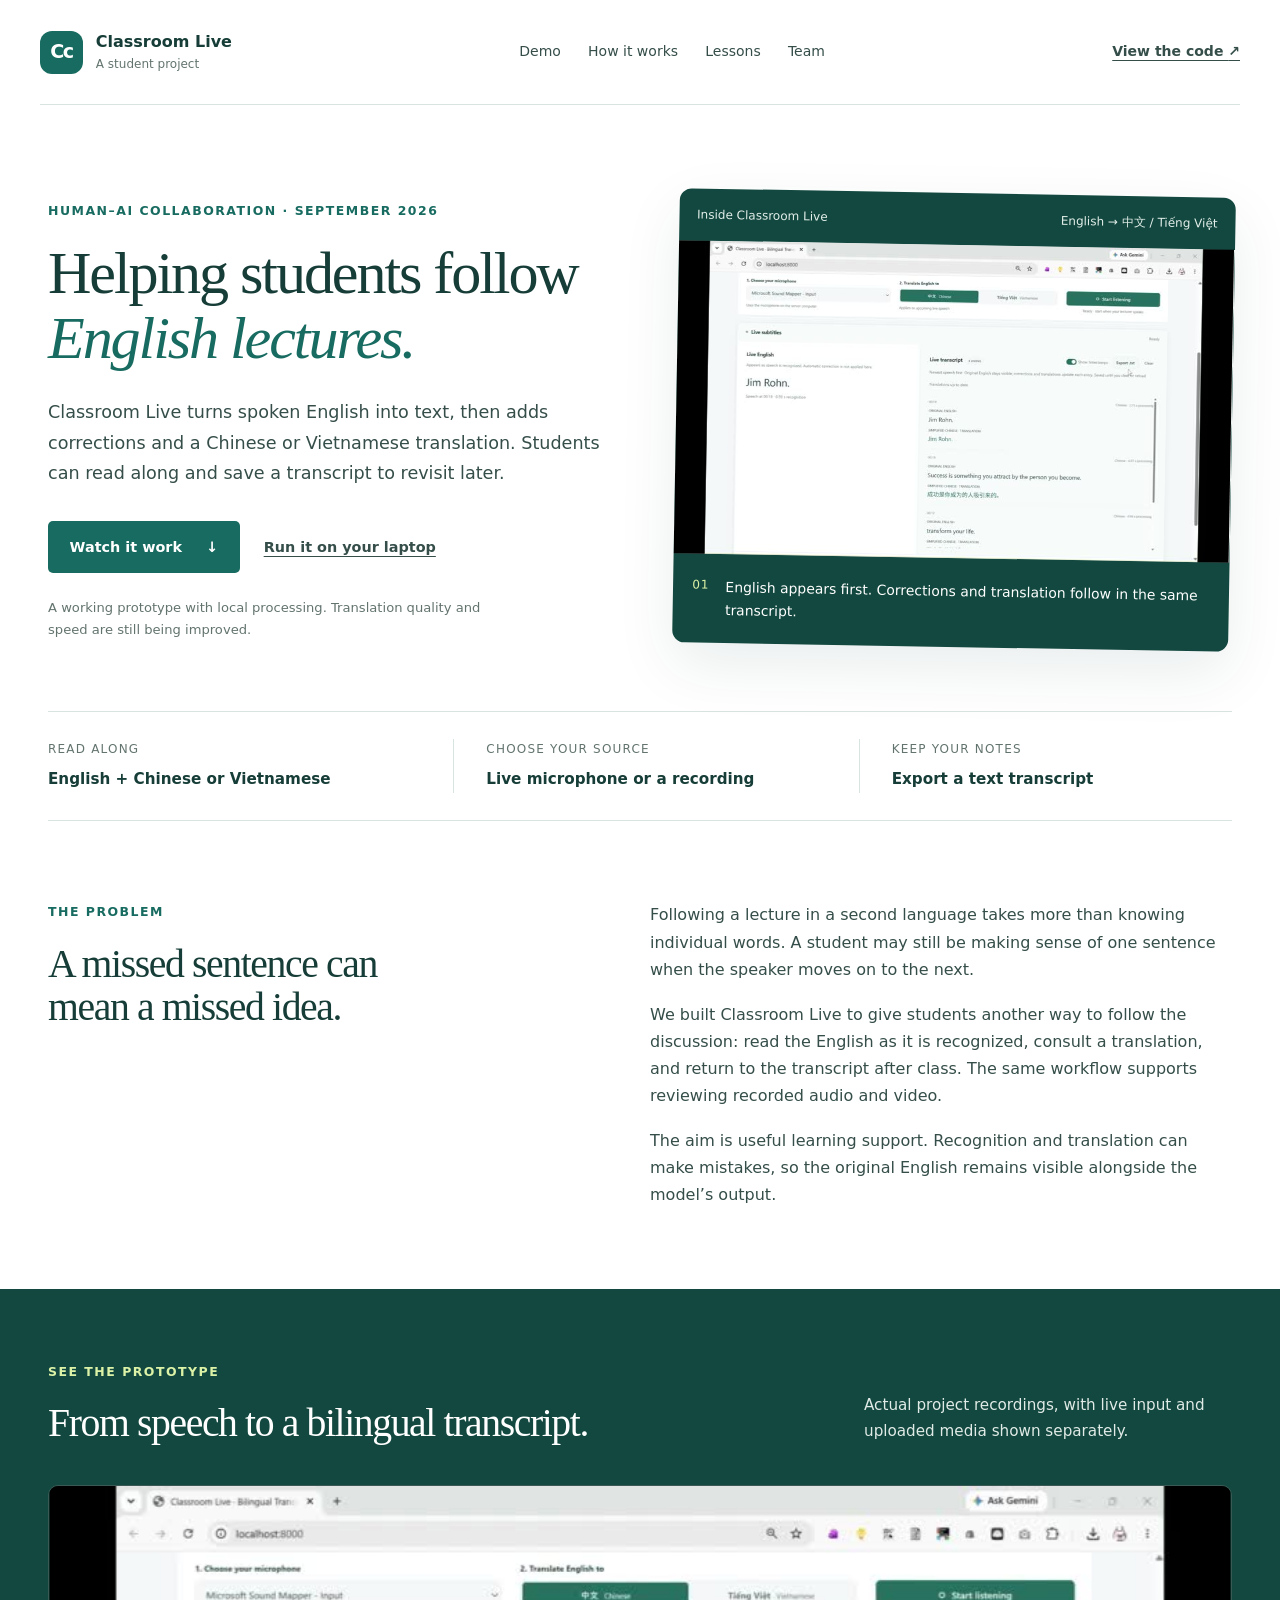
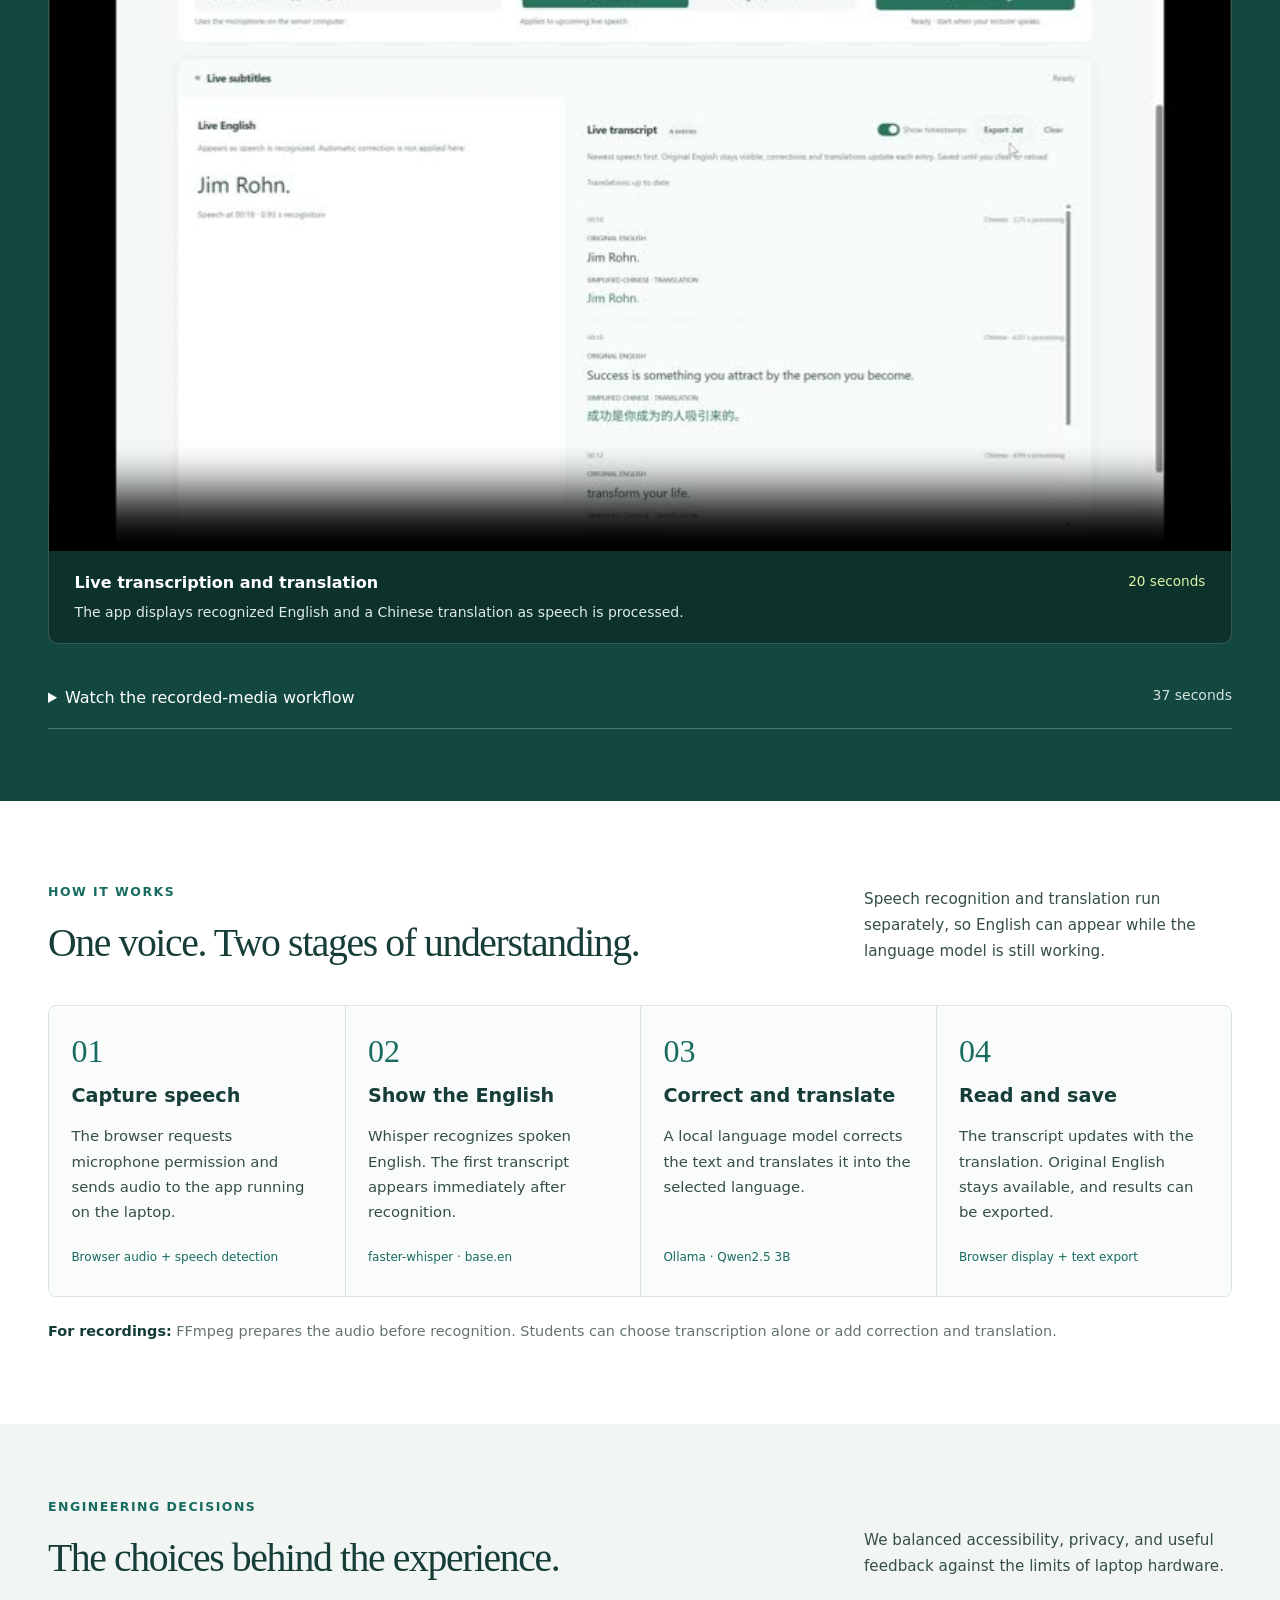
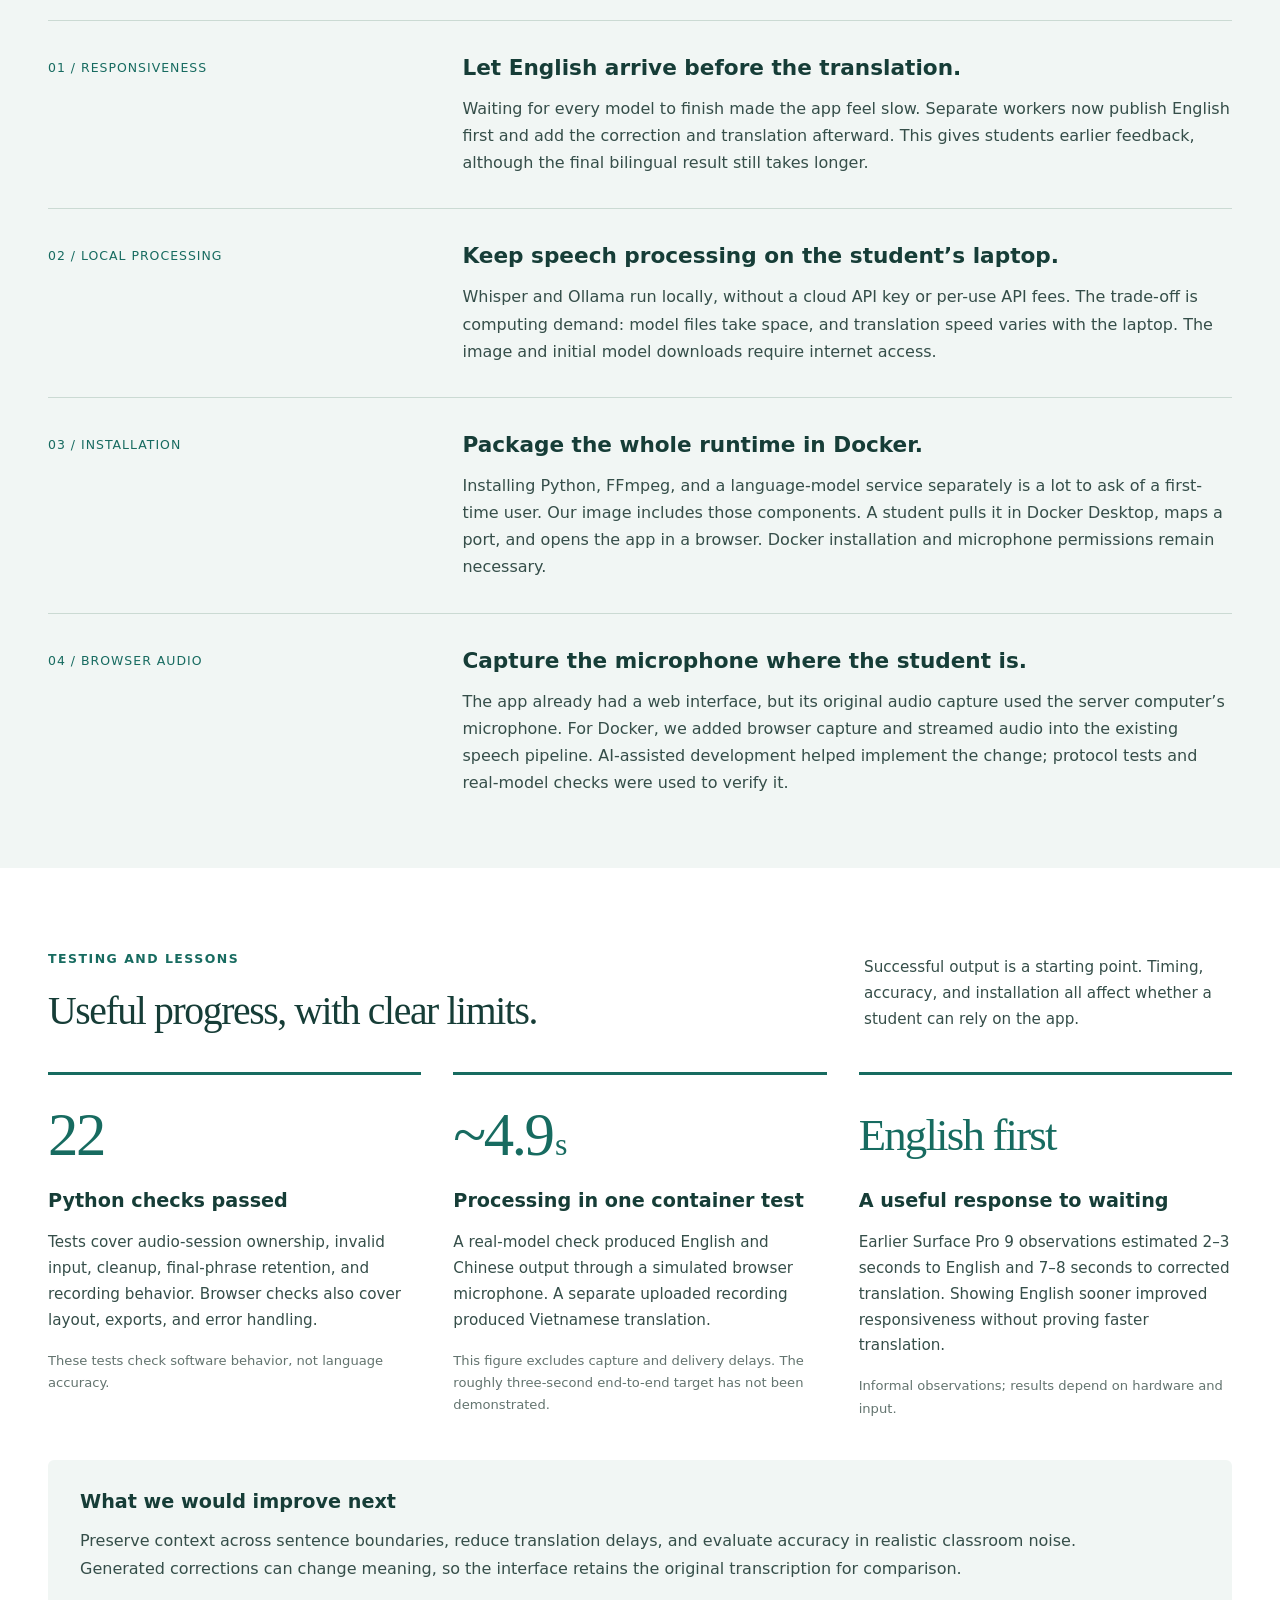
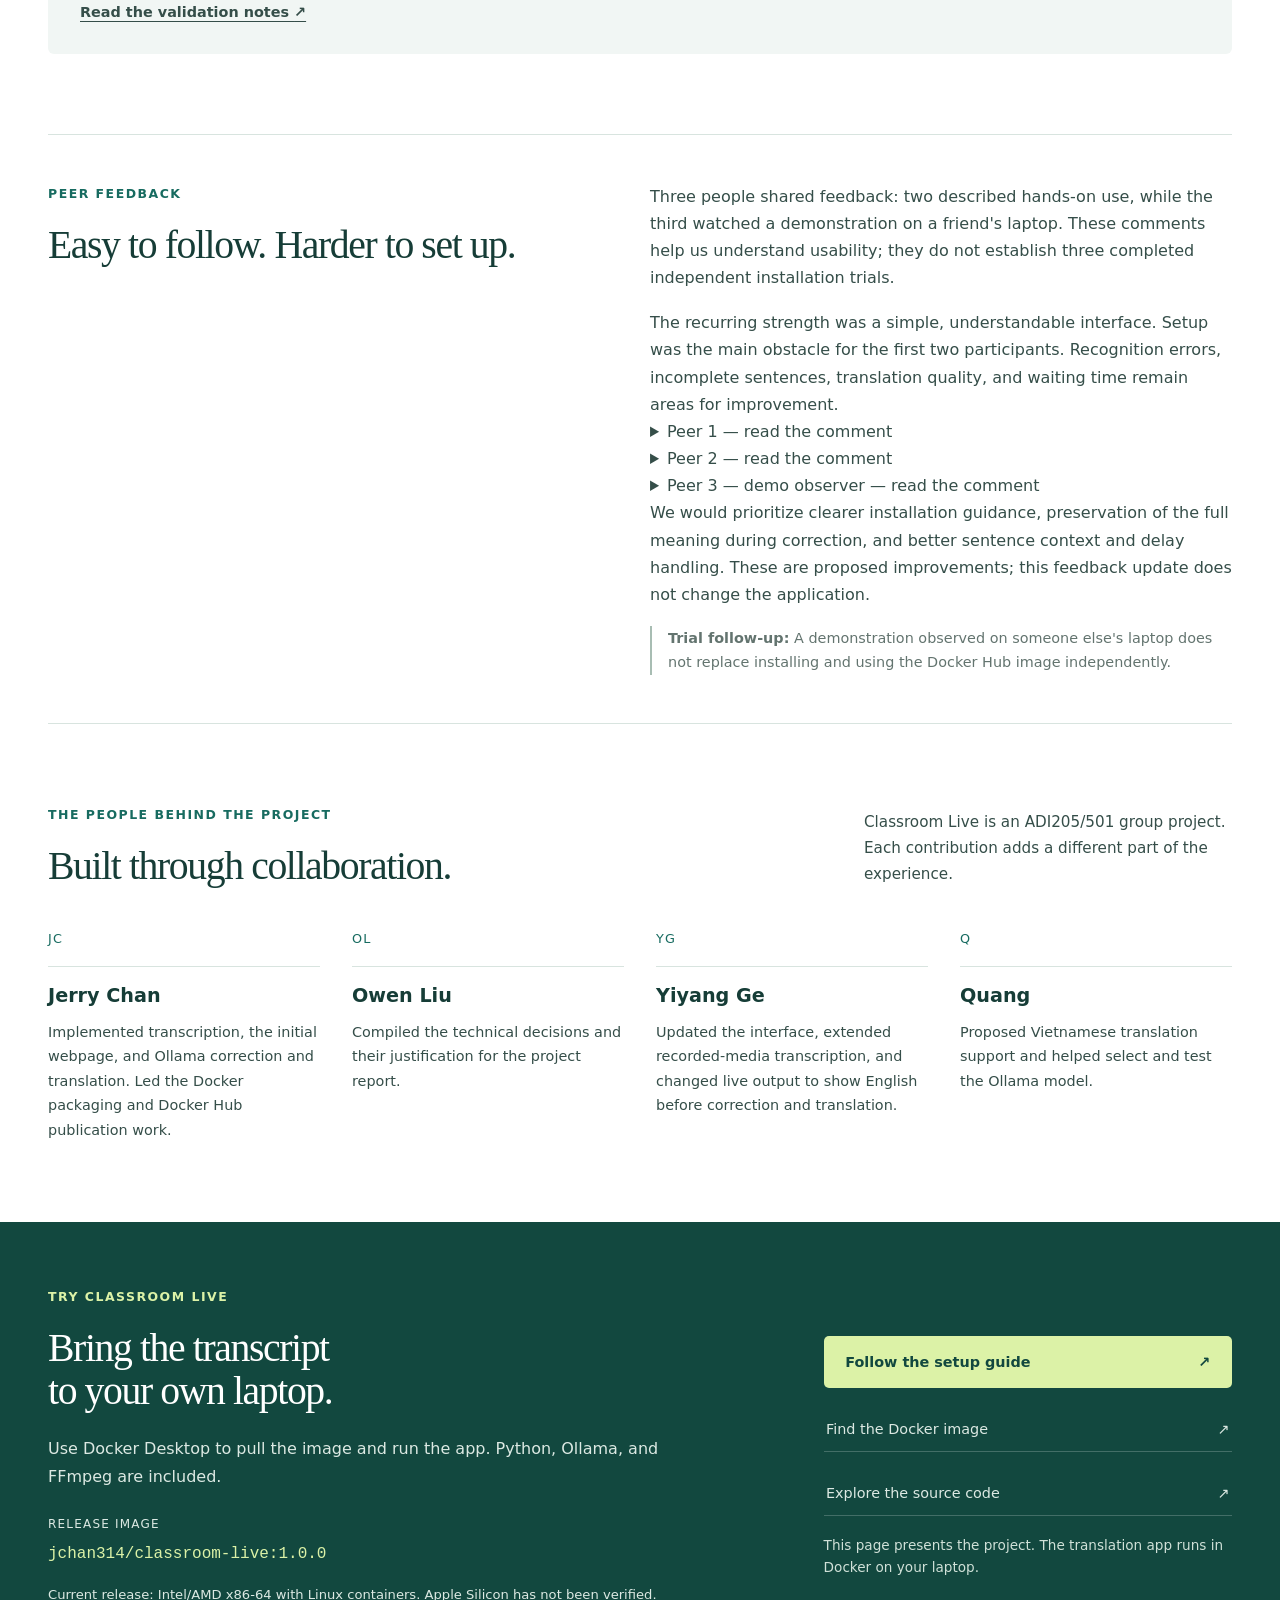
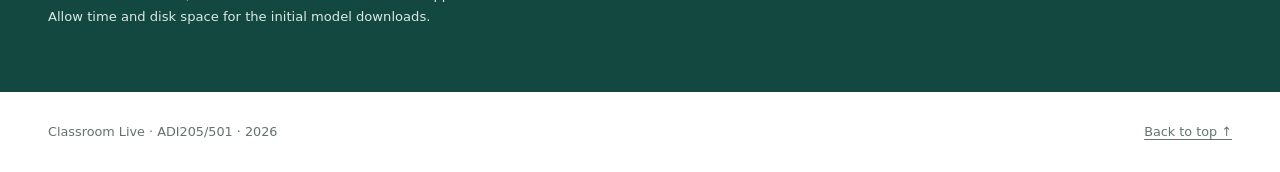
<file: docs/index.html>
<!doctype html>
<html lang="en">
<head>
  <meta charset="utf-8">
  <meta name="viewport" content="width=device-width, initial-scale=1">
  <meta name="description" content="The story behind Classroom Live: local English transcription, correction, and Chinese or Vietnamese translation for students following lectures.">
  <meta name="theme-color" content="#12483f">
  <title>Classroom Live — A bilingual classroom project</title>
  <link rel="stylesheet" href="portfolio.css">
</head>
<body>
  <a class="skip-link" href="#main">Skip to the article</a>
  <header class="site-header">
    <a class="brand" href="#top" aria-label="Classroom Live, back to top"><span class="brand-mark" aria-hidden="true">Cc</span><span>Classroom Live<small>A student project</small></span></a>
    <nav aria-label="Page navigation">
      <a href="#demo">Demo</a><a href="#how-it-works">How it works</a><a href="#lessons">Lessons</a><a href="#team">Team</a>
    </nav>
    <a class="header-link" href="https://github.com/jerrychan54321-coder/live-transcription-group-project">View the code <span aria-hidden="true">↗</span></a>
  </header>

  <main id="main">
    <section class="hero page-width" id="top" aria-labelledby="hero-title">
      <div class="hero-copy">
        <p class="eyebrow">Human–AI collaboration · September 2026</p>
        <h1 id="hero-title">Helping students follow <em>English lectures.</em></h1>
        <p class="lead">Classroom Live turns spoken English into text, then adds corrections and a Chinese or Vietnamese translation. Students can read along and save a transcript to revisit later.</p>
        <div class="hero-actions"><a class="button primary" href="#demo">Watch it work <span aria-hidden="true">↓</span></a><a class="text-link" href="#try-it">Run it on your laptop</a></div>
        <p class="hero-note">A working prototype with local processing. Translation quality and speed are still being improved.</p>
      </div>
      <figure class="hero-figure">
        <div class="figure-toolbar"><span>Inside Classroom Live</span><span>English → 中文 / Tiếng Việt</span></div>
        <a href="#demo" aria-label="Go to the Classroom Live demonstration"><img src="assets/demo-poster.jpg" alt="A frame from the Classroom Live demonstration showing the app's bilingual transcript interface." width="852" height="480" fetchpriority="high"></a>
        <figcaption><span class="caption-index">01</span> English appears first. Corrections and translation follow in the same transcript.</figcaption>
      </figure>
    </section>

    <div class="feature-strip page-width" aria-label="Application features">
      <div><span class="feature-label">Read along</span><strong>English + Chinese or Vietnamese</strong></div>
      <div><span class="feature-label">Choose your source</span><strong>Live microphone or a recording</strong></div>
      <div><span class="feature-label">Keep your notes</span><strong>Export a text transcript</strong></div>
    </div>

    <section class="article-section page-width split-section" aria-labelledby="problem-title">
      <div><p class="eyebrow">The problem</p><h2 id="problem-title">A missed sentence can mean a missed idea.</h2></div>
      <div class="prose"><p>Following a lecture in a second language takes more than knowing individual words. A student may still be making sense of one sentence when the speaker moves on to the next.</p><p>We built Classroom Live to give students another way to follow the discussion: read the English as it is recognized, consult a translation, and return to the transcript after class. The same workflow supports reviewing recorded audio and video.</p><p>The aim is useful learning support. Recognition and translation can make mistakes, so the original English remains visible alongside the model’s output.</p></div>
    </section>

    <section class="demo-section" id="demo" aria-labelledby="demo-title">
      <div class="page-width">
        <div class="section-heading"><div><p class="eyebrow">See the prototype</p><h2 id="demo-title">From speech to a bilingual transcript.</h2></div><p>Actual project recordings, with live input and uploaded media shown separately.</p></div>
        <figure class="video-figure">
          <video controls playsinline preload="metadata" poster="assets/demo-poster.jpg" aria-label="Classroom Live live transcription and translation demonstration" aria-describedby="live-demo-description">
            <source src="assets/demo.mp4" type="video/mp4">
            <p>Your browser cannot play this video. <a href="assets/demo.mp4">Download the live demonstration.</a></p>
          </video>
          <figcaption><span><strong>Live transcription and translation</strong><span id="live-demo-description">The app displays recognized English and a Chinese translation as speech is processed.</span></span><span class="duration">20 seconds</span></figcaption>
        </figure>
        <details class="recording-demo"><summary>Watch the recorded-media workflow <span>37 seconds</span></summary><div class="recording-demo-body"><p>Upload an audio or video file, follow processing progress, and review the resulting transcript. Recording results have their own workspace.</p><video controls playsinline preload="none" aria-label="Classroom Live recorded-media demonstration"><source src="assets/recording-demo.mp4" type="video/mp4"><p><a href="assets/recording-demo.mp4">Download the recording demonstration.</a></p></video></div></details>
      </div>
    </section>

    <section class="article-section page-width" id="how-it-works" aria-labelledby="pipeline-title">
      <div class="section-heading"><div><p class="eyebrow">How it works</p><h2 id="pipeline-title">One voice. Two stages of understanding.</h2></div><p>Speech recognition and translation run separately, so English can appear while the language model is still working.</p></div>
      <ol class="pipeline" aria-label="Speech-to-translation pipeline">
        <li><span class="step-number">01</span><h3>Capture speech</h3><p>The browser requests microphone permission and sends audio to the app running on the laptop.</p><span class="technology">Browser audio + speech detection</span></li>
        <li><span class="step-number">02</span><h3>Show the English</h3><p>Whisper recognizes spoken English. The first transcript appears immediately after recognition.</p><span class="technology">faster-whisper · base.en</span></li>
        <li><span class="step-number">03</span><h3>Correct and translate</h3><p>A local language model corrects the text and translates it into the selected language.</p><span class="technology">Ollama · Qwen2.5 3B</span></li>
        <li><span class="step-number">04</span><h3>Read and save</h3><p>The transcript updates with the translation. Original English stays available, and results can be exported.</p><span class="technology">Browser display + text export</span></li>
      </ol>
      <p class="pipeline-note"><strong>For recordings:</strong> FFmpeg prepares the audio before recognition. Students can choose transcription alone or add correction and translation.</p>
    </section>

    <section class="decisions-section" id="decisions" aria-labelledby="decisions-title"><div class="page-width">
      <div class="section-heading"><div><p class="eyebrow">Engineering decisions</p><h2 id="decisions-title">The choices behind the experience.</h2></div><p>We balanced accessibility, privacy, and useful feedback against the limits of laptop hardware.</p></div>
      <div class="decision-list">
        <article><span class="decision-number">01 / Responsiveness</span><div><h3>Let English arrive before the translation.</h3><p>Waiting for every model to finish made the app feel slow. Separate workers now publish English first and add the correction and translation afterward. This gives students earlier feedback, although the final bilingual result still takes longer.</p></div></article>
        <article><span class="decision-number">02 / Local processing</span><div><h3>Keep speech processing on the student’s laptop.</h3><p>Whisper and Ollama run locally, without a cloud API key or per-use API fees. The trade-off is computing demand: model files take space, and translation speed varies with the laptop. The image and initial model downloads require internet access.</p></div></article>
        <article><span class="decision-number">03 / Installation</span><div><h3>Package the whole runtime in Docker.</h3><p>Installing Python, FFmpeg, and a language-model service separately is a lot to ask of a first-time user. Our image includes those components. A student pulls it in Docker Desktop, maps a port, and opens the app in a browser. Docker installation and microphone permissions remain necessary.</p></div></article>
        <article><span class="decision-number">04 / Browser audio</span><div><h3>Capture the microphone where the student is.</h3><p>The app already had a web interface, but its original audio capture used the server computer’s microphone. For Docker, we added browser capture and streamed audio into the existing speech pipeline. AI-assisted development helped implement the change; protocol tests and real-model checks were used to verify it.</p></div></article>
      </div>
    </div></section>

    <section class="article-section page-width" id="lessons" aria-labelledby="lessons-title">
      <div class="section-heading"><div><p class="eyebrow">Testing and lessons</p><h2 id="lessons-title">Useful progress, with clear limits.</h2></div><p>Successful output is a starting point. Timing, accuracy, and installation all affect whether a student can rely on the app.</p></div>
      <div class="evidence-grid">
        <article class="evidence-card"><p class="metric">22</p><h3>Python checks passed</h3><p>Tests cover audio-session ownership, invalid input, cleanup, final-phrase retention, and recording behavior. Browser checks also cover layout, exports, and error handling.</p><p class="evidence-note">These tests check software behavior, not language accuracy.</p></article>
        <article class="evidence-card"><p class="metric">~4.9<span>s</span></p><h3>Processing in one container test</h3><p>A real-model check produced English and Chinese output through a simulated browser microphone. A separate uploaded recording produced Vietnamese translation.</p><p class="evidence-note">This figure excludes capture and delivery delays. The roughly three-second end-to-end target has not been demonstrated.</p></article>
        <article class="evidence-card"><p class="metric metric-text">English first</p><h3>A useful response to waiting</h3><p>Earlier Surface Pro 9 observations estimated 2–3 seconds to English and 7–8 seconds to corrected translation. Showing English sooner improved responsiveness without proving faster translation.</p><p class="evidence-note">Informal observations; results depend on hardware and input.</p></article>
      </div>
      <div class="limitations"><h3>What we would improve next</h3><p>Preserve context across sentence boundaries, reduce translation delays, and evaluate accuracy in realistic classroom noise. Generated corrections can change meaning, so the interface retains the original transcription for comparison.</p><a class="text-link" href="https://github.com/jerrychan54321-coder/live-transcription-group-project/blob/main/docs/docker-validation.md">Read the validation notes <span aria-hidden="true">↗</span></a></div>
    </section>

    <!-- Participant consent confirmed by Jerry on September 27, 2026. -->
    <section class="peer-section page-width" id="peer-feedback" aria-labelledby="peer-title">
      <div><p class="eyebrow">Peer feedback</p><h2 id="peer-title">Easy to follow. Harder to set up.</h2></div>
      <div class="prose">
        <p>Three people shared feedback: two described hands-on use, while the third watched a demonstration on a friend's laptop. These comments help us understand usability; they do not establish three completed independent installation trials.</p>
        <p>The recurring strength was a simple, understandable interface. Setup was the main obstacle for the first two participants. Recognition errors, incomplete sentences, translation quality, and waiting time remain areas for improvement.</p>
        <details><summary>Peer 1 — read the comment</summary><blockquote><p>I tested this app on my laptop. At first, the setup was difficult for me because I do not know how to use Docker, so I needed help to start the app. After the app was running, the interface was easy to understand. I could choose the microphone and see the English transcription and Chinese translation at the same time.</p><p>The transcription was useful because it helped me follow the English speaker better. However, it was not always perfect. Some words were recognized incorrectly and sometimes the sentence was cut off. The Chinese translation was mostly understandable, but sometimes it sounded unnatural or too simple. The speed was okay, but there was a small delay of a few seconds.</p><p>I think this app is helpful for ESL learners. I would use it in a real class, but I think the setup should be easier for people who are not computer science students.</p></blockquote></details>
        <details><summary>Peer 2 — read the comment</summary><blockquote><p>I&#x27;m a music student, so I don&#x27;t have much experience with software like Docker. The setup was the hardest part, and I needed some help. Once it was running, though, everything was pretty simple. The app was easy to understand, and I could follow the live transcription without any trouble. It wasn&#x27;t perfect, but it worked well most of the time. I think it would be useful for lectures or presentations.</p></blockquote></details>
        <details><summary>Peer 3 — demo observer — read the comment</summary><blockquote><p>My friend showed me this app on his laptop, so I didn&#x27;t have to install it myself. The idea is interesting, but I noticed quite a few issues while watching the demo. The transcription was sometimes delayed, and a few words were recognized incorrectly. The translation also wasn&#x27;t always accurate, especially with longer sentences. I think the interface is simple and easy to understand, but the app still needs some improvements before I would use it regularly. Overall, it has potential, but I think it needs to be more stable and accurate.</p></blockquote></details>
        <p>We would prioritize clearer installation guidance, preservation of the full meaning during correction, and better sentence context and delay handling. These are proposed improvements; this feedback update does not change the application.</p>
        <p class="pending-note"><strong>Trial follow-up:</strong> A demonstration observed on someone else's laptop does not replace installing and using the Docker Hub image independently.</p>
      </div>
    </section>

    <section class="article-section page-width" id="team" aria-labelledby="team-title">
      <div class="section-heading"><div><p class="eyebrow">The people behind the project</p><h2 id="team-title">Built through collaboration.</h2></div><p>Classroom Live is an ADI205/501 group project. Each contribution adds a different part of the experience.</p></div>
      <div class="team-grid">
        <article><span class="team-initials" aria-hidden="true">JC</span><h3>Jerry Chan</h3><p>Implemented transcription, the initial webpage, and Ollama correction and translation. Led the Docker packaging and Docker Hub publication work.</p></article>
        <article><span class="team-initials" aria-hidden="true">OL</span><h3>Owen Liu</h3><p>Compiled the technical decisions and their justification for the project report.</p></article>
        <article><span class="team-initials" aria-hidden="true">YG</span><h3>Yiyang Ge</h3><p>Updated the interface, extended recorded-media transcription, and changed live output to show English before correction and translation.</p></article>
        <article><span class="team-initials" aria-hidden="true">Q</span><h3>Quang</h3><p>Proposed Vietnamese translation support and helped select and test the Ollama model.</p></article>
      </div>
    </section>

    <section class="try-section" id="try-it" aria-labelledby="try-title"><div class="page-width try-inner">
      <div><p class="eyebrow">Try Classroom Live</p><h2 id="try-title">Bring the transcript<br>to your own laptop.</h2><p>Use Docker Desktop to pull the image and run the app. Python, Ollama, and FFmpeg are included.</p><p class="release-label">Release image</p><code class="image-name">jchan314/classroom-live:1.0.0</code><p class="compatibility">Current release: Intel/AMD x86-64 with Linux containers. Apple Silicon has not been verified. Allow time and disk space for the initial model downloads.</p></div>
      <div class="try-links"><a class="button light" href="https://github.com/jerrychan54321-coder/live-transcription-group-project/blob/main/SETUP.md">Follow the setup guide <span aria-hidden="true">↗</span></a><a href="https://hub.docker.com/r/jchan314/classroom-live">Find the Docker image <span aria-hidden="true">↗</span></a><a href="https://github.com/jerrychan54321-coder/live-transcription-group-project">Explore the source code <span aria-hidden="true">↗</span></a><p>This page presents the project. The translation app runs in Docker on your laptop.</p></div>
    </div></section>
  </main>
  <footer class="page-width"><span>Classroom Live · ADI205/501 · 2026</span><a href="#top">Back to top ↑</a></footer>
</body>
</html>
</file>
<file: docs/portfolio.css>
:root {
  --ink:#163d37;
  --body:#354e49;
  --muted:#63746f;
  --green:#176b60;
  --deep:#12483f;
  --paper:#fff;
  --wash:#f1f6f4;
  --line:#d8e4df;
  --accent:#dcf2a7;
  --serif:Georgia,'Times New Roman',serif;
  --sans:system-ui,-apple-system,BlinkMacSystemFont,'Segoe UI',sans-serif;
}

* {
  box-sizing:border-box;
}

html {
  scroll-behavior:smooth;
  scroll-padding-top:2rem;
}

body {
  margin:0;
  background:var(--paper);
  font-family:var(--sans);
  color:var(--body);
  font-size:1rem;
  line-height:1.7;
}

a {
  color:inherit;
  text-underline-offset:.25em;
}

a:hover {
  color:var(--green);
}

button,a,summary {
  touch-action:manipulation;
}

a:focus-visible,summary:focus-visible,video:focus-visible {
  outline:3px solid #9c5e12;
  outline-offset:5px;
}

img,video {
  display:block;
  max-width:100%;
  height:auto;
}

figure,p,ol {
  margin:0;
}

h1,h2,h3 {
  color:var(--ink);
  margin:0;
  font-weight:500;
}

h1,h2 {
  font-family:var(--serif);
  line-height:1.08;
  letter-spacing:-.035em;
}

h1 {
  font-size:clamp(2.8rem,4.7vw,4.8rem);
}

h1 em {
  font-weight:400;
  color:var(--green);
}

h2 {
  font-size:clamp(2rem,3.1vw,3.25rem);
}

h3 {
  font-size:1.2rem;
  line-height:1.35;
  font-weight:650;
}

.page-width {
  width:min(1200px,calc(100% - 6rem));
  margin-inline:auto;
}

.eyebrow {
  text-transform:uppercase;
  letter-spacing:.12em;
  font-size:.78rem;
  font-weight:700;
  color:var(--green);
  margin-bottom:1.25rem;
}

.skip-link {
  position:absolute;
  top:-100px;
  left:1rem;
  padding:.6rem 1rem;
  background:white;
  z-index:5;
}

.skip-link:focus {
  top:1rem;
}

.site-header {
  width:min(1320px,calc(100% - 5rem));
  margin:auto;
  min-height:105px;
  display:flex;
  align-items:center;
  justify-content:space-between;
  gap:2rem;
  border-bottom:1px solid var(--line);
}

.brand {
  display:flex;
  align-items:center;
  gap:.8rem;
  font-weight:750;
  text-decoration:none;
  line-height:1.3;
  color:var(--ink);
}

.brand-mark {
  display:grid;
  place-items:center;
  background:var(--green);
  color:white;
  font-size:1.2rem;
  letter-spacing:-.08em;
  width:43px;
  height:43px;
  border-radius:12px;
}

.brand small {
  display:block;
  color:var(--muted);
  font-size:.75rem;
  font-weight:400;
  margin-top:.25rem;
}

.site-header nav {
  display:flex;
  gap:1.7rem;
  font-size:.875rem;
}

.site-header nav a {
  text-decoration:none;
}

.header-link {
  font-size:.875rem;
  font-weight:600;
  white-space:nowrap;
}

.hero {
  display:grid;
  grid-template-columns:1.03fr 1fr;
  align-items:center;
  gap:3.5rem;
  padding-block:5.5rem 4rem;
}

.lead {
  font-size:1.1rem;
  line-height:1.75;
  margin-top:1.6rem;
  max-width:37rem;
}

.hero-actions {
  display:flex;
  align-items:center;
  gap:1.5rem;
  flex-wrap:wrap;
  margin-top:2rem;
}

.button {
  display:inline-flex;
  align-items:center;
  justify-content:space-between;
  gap:1.5rem;
  padding:.85rem 1.35rem;
  border-radius:5px;
  text-decoration:none;
  font-size:.9rem;
  font-weight:650;
  min-height:48px;
}

.primary {
  background:var(--green);
  color:white;
}

.primary:hover {
  background:var(--deep);
  color:white;
}

.text-link {
  font-size:.9rem;
  font-weight:600;
}

.hero-note {
  margin-top:1.5rem;
  font-size:.82rem;
  line-height:1.65;
  color:var(--muted);
  max-width:29rem;
}

.hero-figure {
  background:var(--deep);
  color:white;
  border-radius:12px;
  overflow:hidden;
  box-shadow:0 22px 60px #103e3716;
  transform:rotate(1deg);
}

.figure-toolbar {
  padding:1rem 1.1rem;
  display:flex;
  justify-content:space-between;
  gap:.5rem;
  font-size:.75rem;
  color:#e2eee9;
}

.hero-figure img {
  width:100%;
  aspect-ratio:16/9;
  object-fit:contain;
  background:#e9efec;
}

.hero-figure figcaption {
  display:flex;
  align-items:start;
  gap:1rem;
  padding:1.4rem 1.2rem;
  font-size:.87rem;
  line-height:1.6;
}

.caption-index {
  color:var(--accent);
  font-size:.75rem;
  letter-spacing:.08em;
}

.feature-strip {
  display:grid;
  grid-template-columns:repeat(3,1fr);
  border-top:1px solid var(--line);
  border-bottom:1px solid var(--line);
  padding:1.7rem 0;
  gap:2rem;
}

.feature-strip>div+div {
  border-left:1px solid var(--line);
  padding-left:2rem;
}

.feature-label {
  display:block;
  font-size:.75rem;
  color:var(--muted);
  text-transform:uppercase;
  letter-spacing:.1em;
  margin-bottom:.35rem;
}

.feature-strip strong {
  font-size:.95rem;
  color:var(--ink);
  font-weight:600;
}

.article-section {
  padding-block:5rem;
}

.split-section {
  display:grid;
  grid-template-columns:1fr 1.15fr;
  gap:6rem;
}

.split-section h2 {
  max-width:25rem;
}

.prose p+p {
  margin-top:1.1rem;
}

.section-heading {
  display:flex;
  justify-content:space-between;
  align-items:end;
  gap:3rem;
  margin-bottom:2.5rem;
}

.section-heading>div {
  max-width:42rem;
}

.section-heading>p {
  max-width:23rem;
  font-size:.95rem;
}

.demo-section {
  background:var(--deep);
  padding-block:4.5rem;
  color:#e0eae6;
}

.demo-section .eyebrow {
  color:var(--accent);
}

.demo-section h2 {
  color:white;
}

.video-figure {
  border:1px solid #ffffff30;
  border-radius:10px;
  overflow:hidden;
  background:#0d322c;
}

.video-figure video {
  width:100%;
  aspect-ratio:16/9;
  background:#0a2621;
}

.video-figure figcaption {
  display:flex;
  justify-content:space-between;
  gap:2rem;
  padding:1.3rem 1.6rem;
  line-height:1.5;
}

.video-figure figcaption strong {
  display:block;
  color:white;
  font-weight:600;
}

.video-figure figcaption span span {
  display:block;
  font-size:.875rem;
  margin-top:.4rem;
  max-width:48rem;
}

.duration {
  white-space:nowrap;
  font-size:.85rem;
  color:var(--accent);
}

.recording-demo {
  margin-top:1.5rem;
  border-bottom:1px solid #ffffff40;
}

.recording-demo summary {
  cursor:pointer;
  padding:1rem 0;
  color:white;
  font-weight:500;
}

.recording-demo summary span {
  float:right;
  font-size:.875rem;
  font-weight:400;
  color:#d6e3dd;
}

.recording-demo-body {
  padding:1rem 0 2rem;
}

.recording-demo-body p {
  margin-bottom:1.3rem;
}

.recording-demo video {
  width:100%;
  background:#0a2621;
}

.pipeline {
  display:grid;
  grid-template-columns:repeat(4,1fr);
  list-style:none;
  padding:0;
  border:1px solid var(--line);
  border-radius:8px;
  overflow:hidden;
}

.pipeline li {
  padding:1.8rem 1.4rem;
  display:flex;
  flex-direction:column;
  background:#fafcfb;
}

.pipeline li+li {
  border-left:1px solid var(--line);
}

.step-number {
  font-family:var(--serif);
  font-size:2rem;
  color:var(--green);
  margin-bottom:1rem;
  line-height:1;
}

.pipeline h3 {
  margin-bottom:1rem;
}

.pipeline p {
  font-size:.93rem;
  margin-bottom:1.4rem;
}

.technology {
  margin-top:auto;
  font-size:.75rem;
  color:var(--green);
  line-height:1.6;
}

.pipeline-note {
  margin-top:1.4rem;
  font-size:.9rem;
  color:var(--muted);
}

.pipeline-note strong {
  color:var(--ink);
}

.decisions-section {
  background:var(--wash);
  padding-block:4.5rem;
}

.decision-list article {
  display:grid;
  grid-template-columns:1fr 2.1fr;
  gap:3rem;
  border-top:1px solid #cbdad3;
  padding-block:2rem;
}

.decision-list article:last-child {
  padding-bottom:0;
}

.decision-number {
  font-size:.78rem;
  text-transform:uppercase;
  letter-spacing:.08em;
  color:var(--green);
  padding-top:.25rem;
}

.decision-list h3 {
  font-size:1.35rem;
  margin-bottom:.8rem;
}

.decision-list p {
  max-width:48rem;
}

.evidence-grid {
  display:grid;
  grid-template-columns:repeat(3,1fr);
  gap:2rem;
}

.evidence-card {
  border-top:3px solid var(--green);
  padding-top:1.5rem;
}

.metric {
  font-family:var(--serif);
  font-size:3.8rem;
  line-height:1.2;
  color:var(--green);
  margin-bottom:1rem;
  letter-spacing:-.04em;
}

.metric span {
  font-size:2rem;
  margin-left:.15rem;
}

.metric-text {
  font-size:2.8rem;
  min-height:4.55rem;
  display:flex;
  align-items:center;
}

.evidence-card h3 {
  margin-bottom:1rem;
}

.evidence-card>p:not(.metric) {
  font-size:.95rem;
}

.evidence-card .evidence-note {
  margin-top:1rem;
  color:var(--muted);
  font-size:.82rem!important;
}

.limitations {
  margin-top:2.5rem;
  padding:1.8rem 2rem;
  background:var(--wash);
  border-radius:6px;
}

.limitations p {
  margin-block:.8rem 1rem;
  max-width:65rem;
}

.peer-section {
  border-top:1px solid var(--line);
  border-bottom:1px solid var(--line);
  display:grid;
  grid-template-columns:1fr 1.15fr;
  gap:6rem;
  padding-block:3rem;
}

.pending-note {
  font-size:.9rem;
  color:var(--muted);
  border-left:2px solid #a8bdb3;
  padding-left:1rem;
}

.team-grid {
  display:grid;
  grid-template-columns:repeat(4,1fr);
  gap:2rem;
}

.team-initials {
  display:block;
  color:var(--green);
  font-size:.8rem;
  letter-spacing:.1em;
  border-bottom:1px solid var(--line);
  padding-bottom:1rem;
  margin-bottom:1rem;
}

.team-grid h3 {
  margin-bottom:.7rem;
}

.team-grid p {
  font-size:.9rem;
}

.try-section {
  background:var(--deep);
  color:#dce9e3;
  padding-block:4rem;
}

.try-inner {
  display:grid;
  grid-template-columns:1.3fr .8fr;
  gap:7rem;
  align-items:center;
}

.try-section .eyebrow {
  color:var(--accent);
}

.try-section h2 {
  color:white;
  margin-bottom:1.4rem;
}

.try-inner>div>p:not(.eyebrow) {
  max-width:40rem;
}

.release-label {
  font-size:.75rem;
  text-transform:uppercase;
  letter-spacing:.1em;
  margin-top:1.5rem;
}

.image-name {
  display:inline-block;
  color:var(--accent);
  font-size:1rem;
  margin-top:.4rem;
  overflow-wrap:anywhere;
}

.compatibility {
  font-size:.82rem;
  margin-top:1rem;
  line-height:1.7;
}

.try-links {
  display:flex;
  flex-direction:column;
  gap:1.2rem;
}

.try-links>a {
  display:flex;
  justify-content:space-between;
  align-items:center;
  gap:1rem;
  font-size:.9rem;
}

.try-links>a:not(.button) {
  padding:.6rem .15rem;
  border-bottom:1px solid #ffffff35;
  text-decoration:none;
}

.try-links>a:hover {
  color:var(--accent);
}

.try-links .light {
  background:var(--accent);
  color:var(--deep);
}

.try-links .light:hover {
  background:white;
  color:var(--deep);
}

.try-links p {
  font-size:.85rem;
  color:#d0e1d8;
  line-height:1.6;
}

footer {
  display:flex;
  justify-content:space-between;
  gap:1rem;
  padding-block:1.8rem;
  font-size:.8rem;
  color:var(--muted);
}

@media(min-width:1500px) {
  .hero {
    gap:5rem;
  }
}

@media(max-width:1050px) {
  .site-header {
    width:calc(100% - 3rem);
    gap:1.2rem;
  }
  .site-header nav {
    gap:1rem;
  }
  .page-width {
    width:calc(100% - 3rem);
  }
  .hero {
    gap:2rem;
    padding-top:4rem;
  }
  .hero-actions {
    gap:1rem;
  }
  .figure-toolbar {
    flex-wrap:wrap;
  }
  .split-section,.peer-section {
    gap:3rem;
  }
  .section-heading {
    gap:2rem;
  }
  .pipeline {
    grid-template-columns:repeat(2,1fr);
  }
  .pipeline li:nth-child(3) {
    border-left:0;
  }
  .pipeline li:nth-child(n+3) {
    border-top:1px solid var(--line);
  }
  .team-grid {
    grid-template-columns:repeat(2,1fr);
  }
  .try-inner {
    gap:3rem;
  }
  .metric-text {
    font-size:2.35rem;
  }
}

@media(max-width:720px) {
  .site-header {
    flex-wrap:wrap;
    gap:1rem;
    padding-block:1rem;
    min-height:0;
  }
  .site-header nav {
    order:3;
    width:100%;
    justify-content:space-between;
    padding-top:.5rem;
  }
  .header-link {
    font-size:.8rem;
  }
  .brand small {
    font-size:.75rem;
  }
  .hero {
    grid-template-columns:1fr;
    padding-block:3rem;
    gap:2.5rem;
  }
  .hero-copy {
    max-width:36rem;
  }
  .hero h1 {
    max-width:12ch;
    font-size:clamp(2.8rem,10vw,4rem);
  }
  .hero-figure {
    transform:none;
  }
  .feature-strip {
    grid-template-columns:1fr;
    gap:1rem;
    padding-block:1.4rem;
  }
  .feature-strip>div+div {
    border-left:0;
    padding-left:0;
    padding-top:1rem;
    border-top:1px solid var(--line);
  }
  .feature-label {
    margin-bottom:.15rem;
  }
  .article-section {
    padding-block:3rem;
  }
  .split-section,.peer-section {
    grid-template-columns:1fr;
    gap:1.4rem;
  }
  .section-heading {
    display:block;
    margin-bottom:1.8rem;
  }
  .section-heading>p {
    max-width:none;
    margin-top:1.3rem;
  }
  .demo-section,.decisions-section {
    padding-block:3rem;
  }
  .video-figure figcaption {
    padding:1rem;
    gap:1rem;
    flex-wrap:wrap;
  }
  .recording-demo summary {
    font-size:.9rem;
  }
  .recording-demo summary span {
    float:none;
    display:block;
    margin-left:1rem;
  }
  .decision-list article {
    grid-template-columns:1fr;
    gap:.8rem;
    padding-block:1.5rem;
  }
  .decision-list h3 {
    font-size:1.2rem;
  }
  .evidence-grid {
    grid-template-columns:1fr;
    gap:2rem;
  }
  .metric {
    font-size:3.2rem;
  }
  .metric-text {
    font-size:2.4rem;
    min-height:0;
  }
  .limitations {
    padding:1.5rem;
  }
  .team-grid {
    gap:2rem 1.5rem;
  }
  .try-inner {
    grid-template-columns:1fr;
    gap:2rem;
  }
  .try-section {
    padding-block:3rem;
  }
  .peer-section {
    padding-block:2.5rem;
  }
  footer {
    flex-wrap:wrap;
  }
}

@media(max-width:420px) {
  .page-width,.site-header {
    width:calc(100% - 2rem);
  }
  .site-header nav {
    gap:.5rem;
    font-size:.8rem;
  }
  .pipeline {
    grid-template-columns:1fr;
  }
  .pipeline li+li {
    border-left:0;
    border-top:1px solid var(--line);
  }
  .team-grid {
    grid-template-columns:1fr;
  }
  .hero-actions {
    align-items:flex-start;
    flex-direction:column;
  }
  .lead {
    font-size:1rem;
  }
  .header-link {
    max-width:6rem;
    white-space:normal;
    text-align:right;
  }
}

@media(prefers-reduced-motion:reduce) {
  html {
    scroll-behavior:auto;
  }
}
</file>
